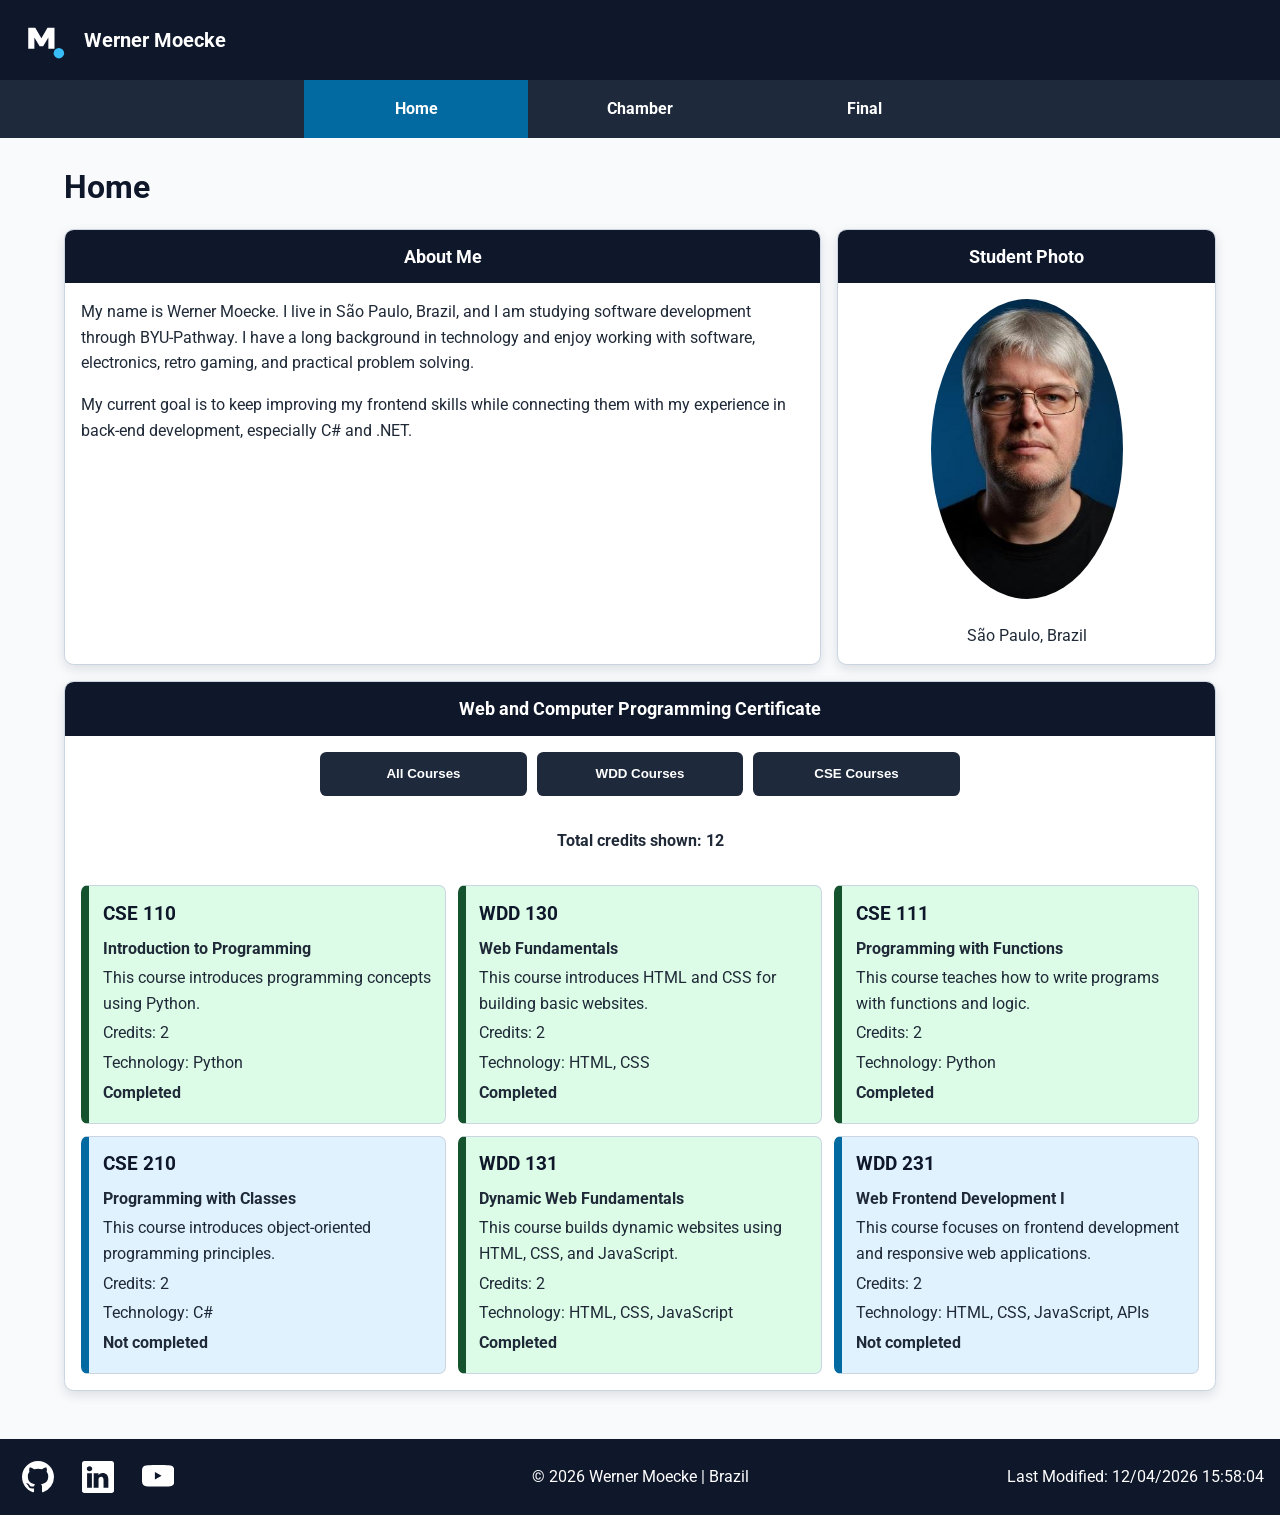
<file: index.html>
<!DOCTYPE html>
<html lang="en">

<head>
    <meta charset="UTF-8">
    <meta name="viewport" content="width=device-width, initial-scale=1.0">
    <title>WDD 231 Course Home Page | Werner Moecke</title>
    <meta name="description"
        content="WDD 231 course home page for Werner Moecke, including personal information, social links, responsive navigation, and certificate course cards.">
    <meta name="author" content="Werner Moecke">

    <link rel="preconnect" href="https://fonts.googleapis.com">
    <link rel="preconnect" href="https://fonts.gstatic.com" crossorigin>
    <link href="https://fonts.googleapis.com/css2?family=Roboto:wght@400;500;700&display=swap" rel="stylesheet">

    <link rel="stylesheet" href="styles/small.css">
    <link rel="stylesheet" href="styles/larger.css">

    <script src="scripts/navigation.js" defer></script>
    <script src="scripts/date.js" defer></script>
    <script src="scripts/course.js" defer></script>
</head>

<body>
    <header>
        <img src="images/logo.svg" alt="Course site logo" width="48" height="48">
        <span>Werner Moecke</span>
        <button id="nav-button" class="hamburger" type="button" aria-label="Open navigation menu"></button>
    </header>

    <nav id="nav-bar" class="navigation">
        <ul>
            <li class="current"><a href="index.html">Home</a></li>
            <li><a href="chamber/index.html">Chamber</a></li>
            <li><a href="final/index.html">Final</a></li>
        </ul>
    </nav>

    <main>
        <h1>Home</h1>

        <div class="home-grid">
            <section class="card about-card">
                <h2>About Me</h2>
                <p>My name is Werner Moecke. I live in São Paulo, Brazil, and I am studying software development through
                    BYU-Pathway. I have a long background in technology and enjoy working with software, electronics,
                    retro gaming, and practical problem solving.</p>
                <p>My current goal is to keep improving my frontend skills while connecting them with my experience in
                    back-end development, especially C# and .NET.</p>
            </section>

            <section class="card photo-card">
                <h2>Student Photo</h2>
                <img class="profile-photo" src="images/profile.jpg" alt="Werner Moecke" width="300" height="300">
                <p>São Paulo, Brazil</p>
            </section>
        </div>

        <section class="card certificate-card">
            <h2>Web and Computer Programming Certificate</h2>
            <div class="course-filters" role="group" aria-label="Course filters">
                <button id="all" type="button">All Courses</button>
                <button id="wdd" type="button">WDD Courses</button>
                <button id="cse" type="button">CSE Courses</button>
            </div>
            <p id="credits-total" class="credits-total" aria-live="polite"></p>
            <div id="course-cards" class="course-cards"></div>
        </section>
    </main>

    <footer>
        <div class="social">
            <a href="https://github.com/wmoecke" target="_blank" rel="noopener">
                <img src="images/github.svg" alt="GitHub profile" width="32" height="32">
            </a>
            <a href="https://www.linkedin.com/in/wernermoecke/" target="_blank" rel="noopener">
                <img src="images/linkedin.svg" alt="LinkedIn profile" width="32" height="32">
            </a>
            <a href="https://www.youtube.com/" target="_blank" rel="noopener">
                <img src="images/youtube.svg" alt="YouTube" width="32" height="32">
            </a>
        </div>
        <p>&copy; <span id="currentyear"></span> Werner Moecke | Brazil</p>
        <p id="lastModified"></p>
    </footer>
</body>

</html>
</file>
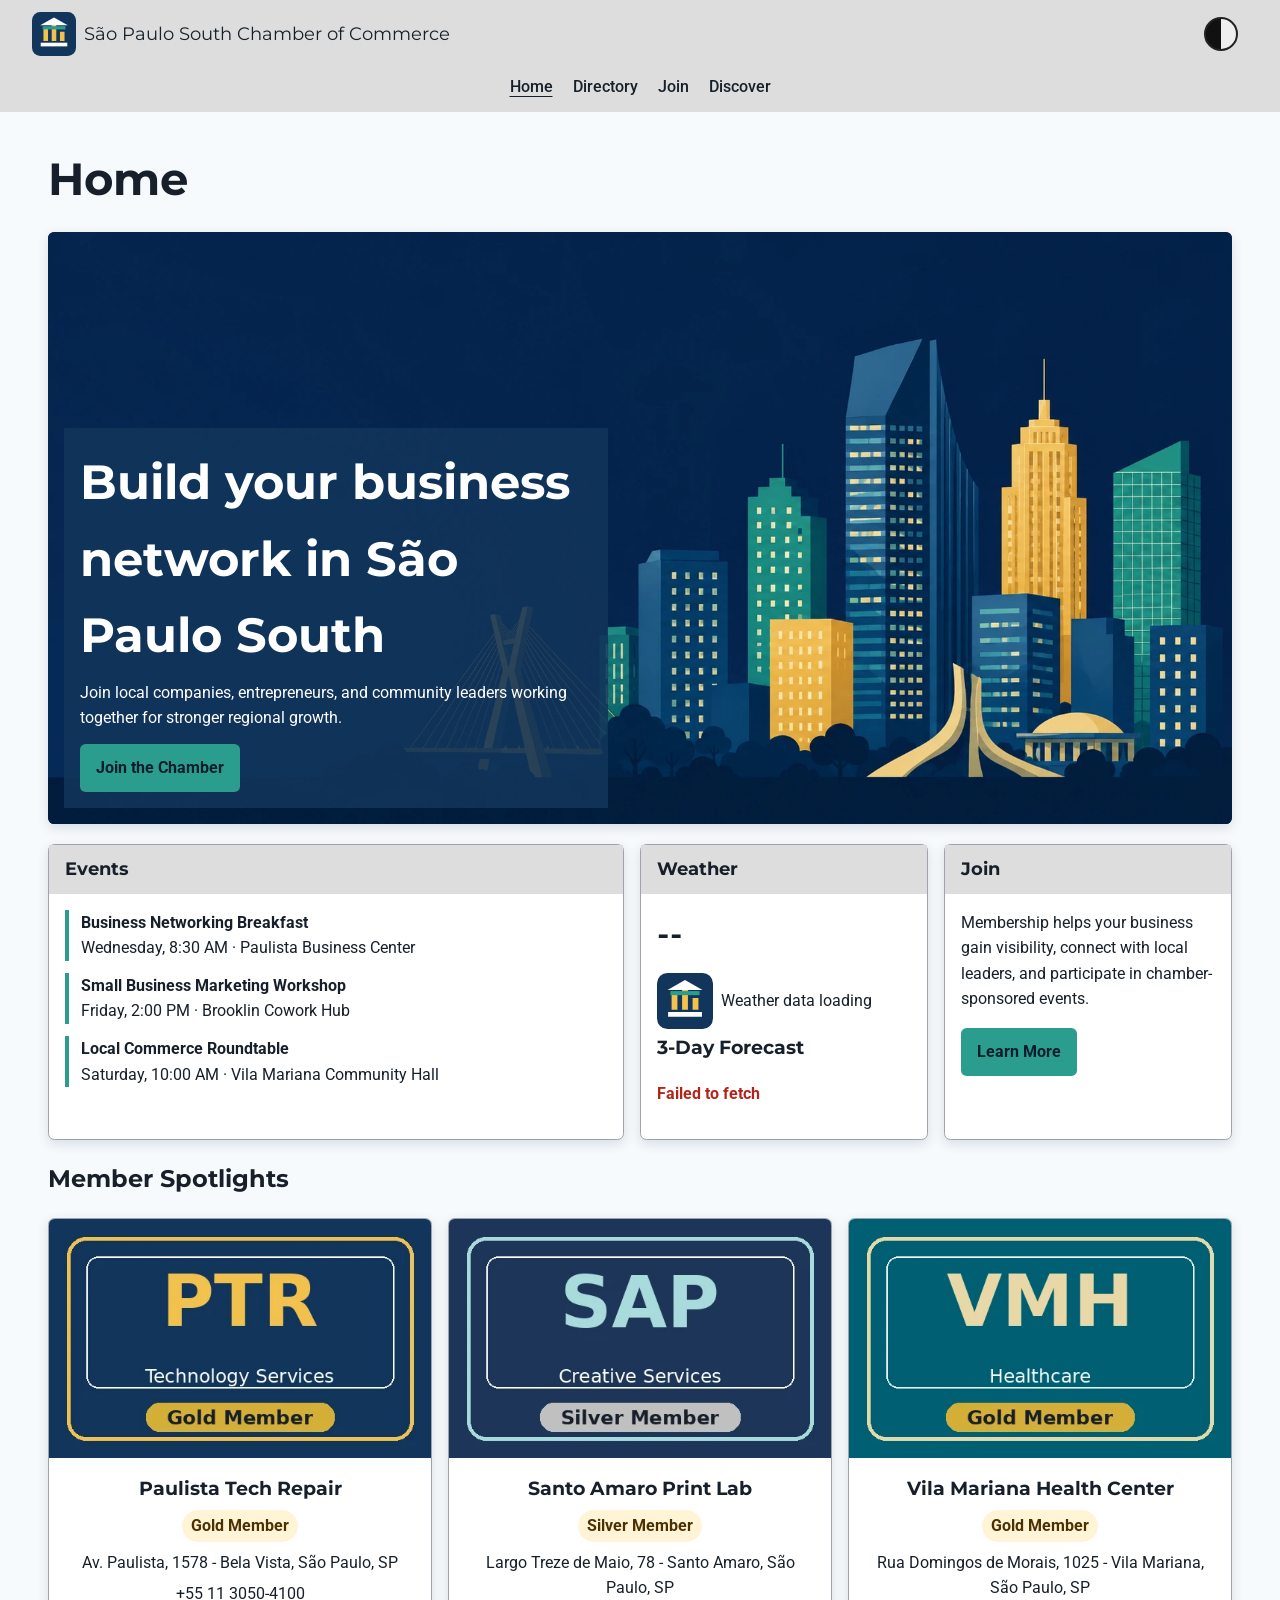
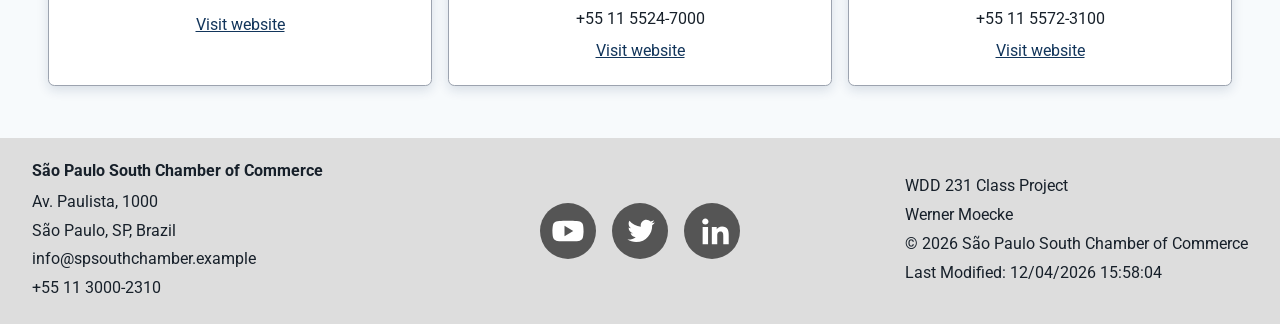
<file: chamber/index.html>
<!DOCTYPE html>
<html lang="en">

<head>
    <meta charset="UTF-8">
    <meta name="viewport" content="width=device-width, initial-scale=1.0">
    <title>São Paulo South Chamber of Commerce</title>
    <meta name="description"
        content="Home page for the São Paulo South Chamber of Commerce, featuring local events, weather, calls to action, and member spotlights.">
    <meta name="author" content="Werner Moecke">
    <link rel="icon" href="images/favicon.svg" type="image/svg+xml">
    <link rel="preconnect" href="https://fonts.googleapis.com">
    <link rel="preconnect" href="https://fonts.gstatic.com" crossorigin>
    <link
        href="https://fonts.googleapis.com/css2?family=Montserrat:wght@600;700&family=Roboto:wght@400;500;700&display=swap"
        rel="stylesheet">
    <link rel="stylesheet" href="styles/normalize.css">
    <link rel="stylesheet" href="styles/small.css">
    <link rel="stylesheet" href="styles/larger.css">
    <script src="scripts/navigation.js" defer></script>
    <script src="scripts/dates.js" defer></script>
    <meta property="og:title" content="São Paulo South Chamber of Commerce">
    <meta property="og:description" content="Connect with businesses, events, and resources in São Paulo South.">
    <meta property="og:image" content="https://wmoecke.github.io/wdd231/chamber/images/og-image.webp">
    <meta property="og:url" content="https://wmoecke.github.io/wdd231/chamber/index.html">
    <script src="scripts/home.js" defer></script>
</head>

<body>
    <header>
        <a class="brand" href="index.html">
            <img src="images/logo.svg" alt="São Paulo South Chamber of Commerce logo" width="64" height="64">
            <span>São Paulo South Chamber of Commerce</span>
        </a>

        <button id="theme-button" class="theme-button" type="button" aria-label="Toggle dark mode"></button>

        <button id="menu-button" class="menu-button" type="button" aria-label="Open navigation menu"
            aria-expanded="false" aria-controls="primary-navigation"></button>
    </header>

    <nav id="primary-navigation" class="navigation">
        <ul>
            <li class="current"><a href="index.html">Home</a></li>
            <li><a href="directory.html">Directory</a></li>
            <li><a href="join.html">Join</a></li>
            <li><a href="discover.html">Discover</a></li>
        </ul>
    </nav>

    <main>
        <h1>Home</h1>

        <section class="home-hero" aria-label="São Paulo South Chamber welcome">
            <img src="images/hero-sao-paulo.webp" alt="Stylized São Paulo business skyline" width="1400" height="700">
            <div class="hero-text">
                <h2>Build your business network in São Paulo South</h2>
                <p>Join local companies, entrepreneurs, and community leaders working together for stronger regional
                    growth.</p>
                <a class="cta-button" href="join.html">Join the Chamber</a>
            </div>
        </section>

        <div class="home-grid">
            <section class="panel events" aria-labelledby="events-title">
                <h2 id="events-title">Events</h2>
                <div class="panel-content">
                    <ul class="event-list">
                        <li>
                            <strong>Business Networking Breakfast</strong><br>
                            Wednesday, 8:30 AM · Paulista Business Center
                        </li>
                        <li>
                            <strong>Small Business Marketing Workshop</strong><br>
                            Friday, 2:00 PM · Brooklin Cowork Hub
                        </li>
                        <li>
                            <strong>Local Commerce Roundtable</strong><br>
                            Saturday, 10:00 AM · Vila Mariana Community Hall
                        </li>
                    </ul>
                </div>
            </section>

            <section class="panel weather" aria-labelledby="weather-title">
                <h2 id="weather-title">Weather</h2>
                <div class="panel-content">
                    <div class="weather-current">
                        <p class="temperature" id="current-temp">--</p>
                        <figure>
                            <img id="weather-icon" src="images/logo.svg" alt="" width="56" height="56">
                            <figcaption id="weather-description">Weather data loading</figcaption>
                        </figure>
                    </div>
                    <h3>3-Day Forecast</h3>
                    <ul id="forecast-list" class="forecast-list"></ul>
                    <p id="weather-message" class="weather-message"></p>
                </div>
            </section>

            <section class="panel join-panel" aria-labelledby="join-title">
                <h2 id="join-title">Join</h2>
                <div class="panel-content">
                    <p>Membership helps your business gain visibility, connect with local leaders, and participate in
                        chamber-sponsored events.</p>
                    <a class="cta-button" href="join.html">Learn More</a>
                </div>
            </section>
        </div>

        <section class="spotlights" aria-labelledby="spotlights-title">
            <h2 id="spotlights-title">Member Spotlights</h2>
            <div id="spotlights-container" class="spotlight-grid" aria-live="polite"></div>
        </section>
    </main>

    <footer>
        <div class="footer-contact">
            <h2>São Paulo South Chamber of Commerce</h2>
            <p>Av. Paulista, 1000</p>
            <p>São Paulo, SP, Brazil</p>
            <p>info@spsouthchamber.example</p>
            <p>+55 11 3000-2310</p>
        </div>

        <div class="social">
            <a href="https://www.youtube.com/" target="_blank" rel="noopener">
                <img src="images/youtube.svg" alt="YouTube" width="56" height="56">
            </a>
            <a href="https://twitter.com/" target="_blank" rel="noopener">
                <img src="images/twitter.svg" alt="Twitter" width="56" height="56">
            </a>
            <a href="https://www.linkedin.com/in/wernermoecke" target="_blank" rel="noopener">
                <img src="images/linkedin.svg" alt="LinkedIn" width="56" height="56">
            </a>
        </div>

        <div class="footer-info">
            <p>WDD 231 Class Project</p>
            <p>Werner Moecke</p>
            <p>&copy; <span id="current-year"></span> São Paulo South Chamber of Commerce</p>
            <p id="last-modified"></p>
        </div>
    </footer>
</body>

</html>
</file>
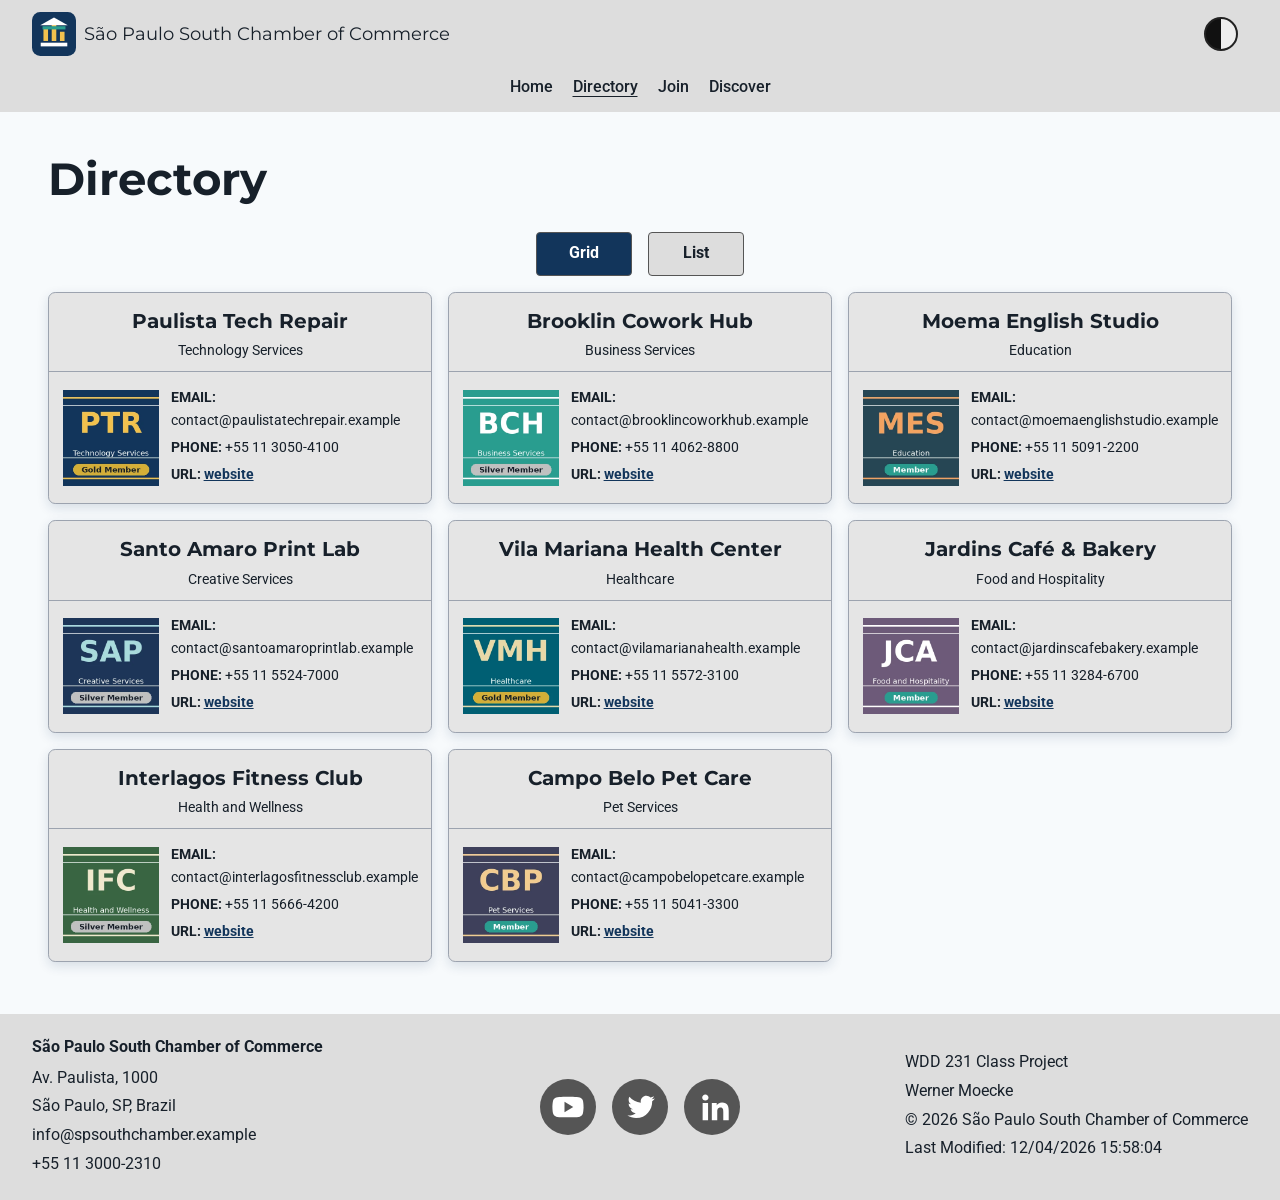
<file: chamber/directory.html>
<!DOCTYPE html>
<html lang="en">

<head>
    <meta charset="UTF-8">
    <meta name="viewport" content="width=device-width, initial-scale=1.0">
    <title>Directory | São Paulo South Chamber of Commerce</title>
    <meta name="description"
        content="Business directory for the São Paulo South Chamber of Commerce, featuring local companies and organizations in São Paulo, Brazil.">
    <meta name="author" content="Werner Moecke">
    <link rel="icon" href="images/favicon.svg" type="image/svg+xml">
    <link rel="preconnect" href="https://fonts.googleapis.com">
    <link rel="preconnect" href="https://fonts.gstatic.com" crossorigin>
    <link
        href="https://fonts.googleapis.com/css2?family=Montserrat:wght@600;700&family=Roboto:wght@400;500;700&display=swap"
        rel="stylesheet">
    <link rel="stylesheet" href="styles/normalize.css">
    <link rel="stylesheet" href="styles/small.css">
    <link rel="stylesheet" href="styles/larger.css">
    <script src="scripts/navigation.js" defer></script>
    <script src="scripts/dates.js" defer></script>
    <meta property="og:title" content="São Paulo South Chamber of Commerce Directory">
    <meta property="og:description"
        content="Explore local businesses and organizations that are members of the São Paulo South Chamber of Commerce.">
    <meta property="og:image" content="https://wmoecke.github.io/wdd231/chamber/images/og-image.webp">
    <meta property="og:url" content="https://wmoecke.github.io/wdd231/chamber/directory.html">
    <script src="scripts/directory.js" defer></script>
</head>

<body>
    <header>
        <a class="brand" href="index.html">
            <img src="images/logo.svg" alt="São Paulo South Chamber of Commerce logo" width="64" height="64">
            <span>São Paulo South Chamber of Commerce</span>
        </a>

        <button id="theme-button" class="theme-button" type="button" aria-label="Toggle dark mode"></button>

        <button id="menu-button" class="menu-button" type="button" aria-label="Open navigation menu"
            aria-expanded="false" aria-controls="primary-navigation"></button>
    </header>

    <nav id="primary-navigation" class="navigation">
        <ul>
            <li><a href="index.html">Home</a></li>
            <li class="current"><a href="directory.html">Directory</a></li>
            <li><a href="join.html">Join</a></li>
            <li><a href="discover.html">Discover</a></li>
        </ul>
    </nav>

    <main>
        <h1>Directory</h1>

        <section class="directory-section" aria-labelledby="directory-title">
            <div class="view-toggle" role="group" aria-label="Directory view options">
                <button id="grid-view" class="active" type="button" aria-pressed="true">Grid</button>
                <button id="list-view" type="button" aria-pressed="false">List</button>
            </div>

            <h2 id="directory-title" class="visually-hidden">Business Directory</h2>

            <div id="members-container" class="members-grid" aria-live="polite"></div>
        </section>
    </main>

    <footer>
        <div class="footer-contact">
            <h2>São Paulo South Chamber of Commerce</h2>
            <p>Av. Paulista, 1000</p>
            <p>São Paulo, SP, Brazil</p>
            <p>info@spsouthchamber.example</p>
            <p>+55 11 3000-2310</p>
        </div>

        <div class="social">
            <a href="https://www.youtube.com/" target="_blank" rel="noopener">
                <img src="images/youtube.svg" alt="YouTube" width="56" height="56">
            </a>
            <a href="https://twitter.com/" target="_blank" rel="noopener">
                <img src="images/twitter.svg" alt="Twitter" width="56" height="56">
            </a>
            <a href="https://www.linkedin.com/in/wernermoecke" target="_blank" rel="noopener">
                <img src="images/linkedin.svg" alt="LinkedIn" width="56" height="56">
            </a>
        </div>

        <div class="footer-info">
            <p>WDD 231 Class Project</p>
            <p>Werner Moecke</p>
            <p>&copy; <span id="current-year"></span> São Paulo South Chamber of Commerce</p>
            <p id="last-modified"></p>
        </div>
    </footer>
</body>

</html>
</file>
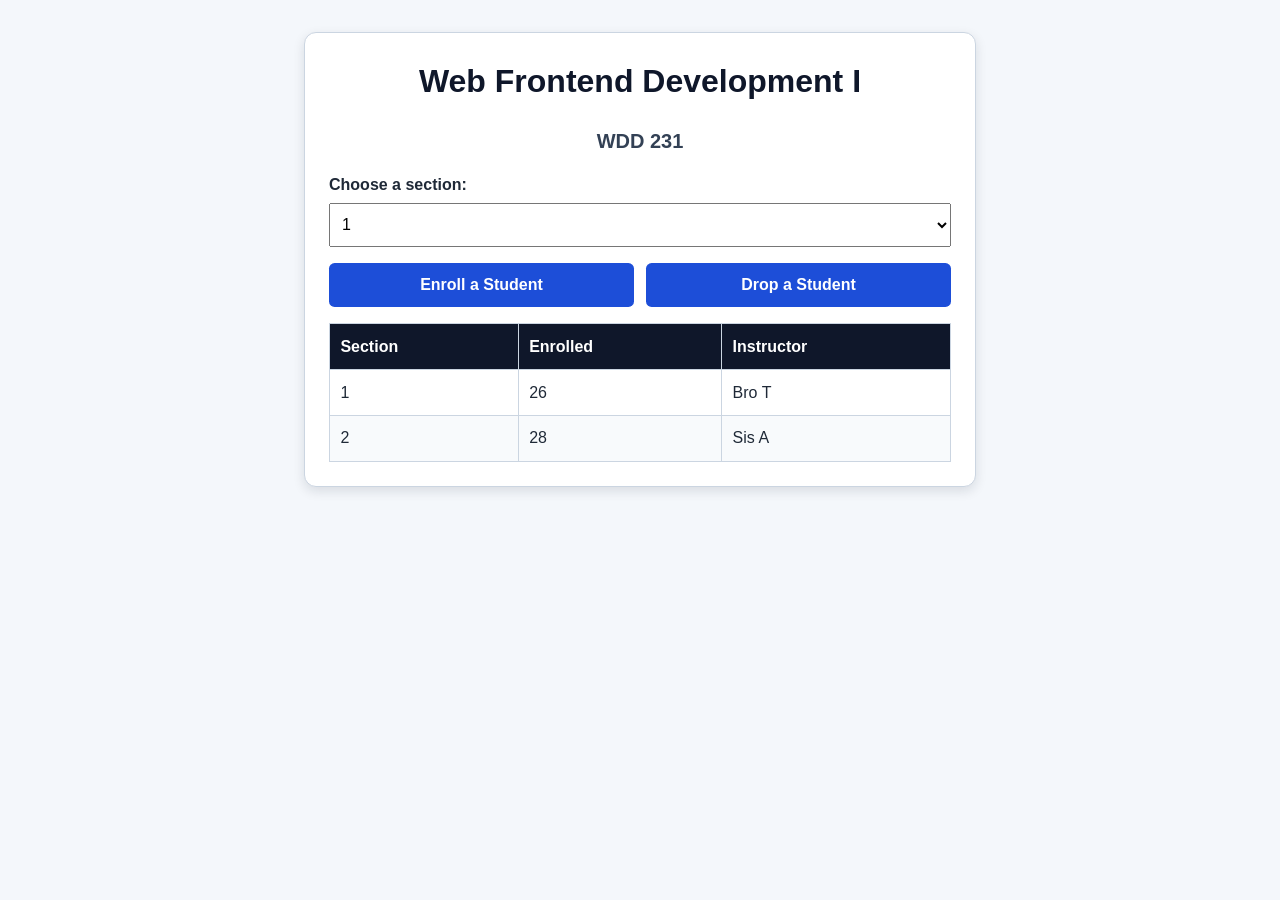
<file: week3/modules.html>
<!DOCTYPE html>
<html lang="en">
<head>
    <meta charset="UTF-8">
    <meta name="viewport" content="width=device-width, initial-scale=1.0">
    <title>JavaScript ES Modules | WDD 231</title>
    <meta name="description" content="WDD 231 Week 03 practice activity using JavaScript ES modules to organize course and section enrollment code.">
    <meta name="author" content="Werner Moecke">
    <link rel="stylesheet" href="styles/modules.css">
    <script type="module" src="scripts/modules.mjs"></script>
</head>
<body>
    <main>
        <h1 id="courseName"></h1>
        <h2 id="courseCode"></h2>

        <label for="sectionNumber">Choose a section:</label>
        <select id="sectionNumber"></select>

        <div class="buttons">
            <button id="enrollStudent" type="button">Enroll a Student</button>
            <button id="dropStudent" type="button">Drop a Student</button>
        </div>

        <table>
            <thead>
                <tr>
                    <th>Section</th>
                    <th>Enrolled</th>
                    <th>Instructor</th>
                </tr>
            </thead>
            <tbody id="sections"></tbody>
        </table>
    </main>
</body>
</html>
</file>
<file: styles/small.css>
:root {
    --primary: #0f172a;
    --secondary: #1e293b;
    --accent: #0369a1;
    --accent-light: #e0f2fe;
    --completed: #14532d;
    --completed-bg: #dcfce7;
    --surface: #ffffff;
    --page: #f8fafc;
    --text: #1f2937;
    --border: #cbd5e1;
    --shadow: 0 0.25rem 0.75rem rgb(15 23 42 / 12%);
}

* {
    box-sizing: border-box;
}

body {
    min-width: 320px;
    margin: 0;
    background-color: var(--page);
    color: var(--text);
    font-family: "Roboto", Arial, sans-serif;
    line-height: 1.6;
}

header {
    display: grid;
    grid-template-columns: 48px auto 48px;
    align-items: center;
    gap: 0.75rem;
    padding: 0.75rem 1rem;
    background-color: var(--primary);
    color: white;
}

header img {
    width: 48px;
    height: 48px;
}

header span {
    font-size: 1.25rem;
    font-weight: 700;
}

.hamburger {
    width: 48px;
    height: 48px;
    border: 0;
    background: none;
    color: white;
    cursor: pointer;
    font-size: 2rem;
}

.hamburger::before {
    content: "\2630";
}

.hamburger.show::before {
    content: "\00D7";
}

.navigation {
    display: none;
    background-color: var(--secondary);
}

.navigation.show {
    display: block;
}

.navigation ul {
    margin: 0;
    padding: 0;
    list-style: none;
}

.navigation a {
    display: block;
    min-height: 44px;
    padding: 0.9rem 1rem;
    color: white;
    font-weight: 700;
    text-align: center;
    text-decoration: none;
}

.navigation a:hover,
.navigation a:focus,
.navigation .current a {
    background-color: var(--accent);
}

main {
    width: min(72rem, calc(100% - 2rem));
    margin: 0 auto;
    padding: 1rem 0 2rem;
}

h1 {
    margin: 0.5rem 0 1rem;
    color: var(--primary);
    font-size: 2rem;
}

h2 {
    margin: 0;
    padding: 0.75rem 1rem;
    background-color: var(--primary);
    color: white;
    font-size: 1.15rem;
    text-align: center;
}

.card {
    overflow: hidden;
    margin-bottom: 1rem;
    border: 1px solid var(--border);
    border-radius: 0.6rem;
    background-color: var(--surface);
    box-shadow: var(--shadow);
}

.card p {
    margin: 1rem;
}

.photo-card {
    text-align: center;
}

.profile-photo {
    width: min(12rem, 70%);
    aspect-ratio: 1 / 1;
    margin: 1rem auto 0;
    border-radius: 50%;
    object-fit: cover;
}

.course-filters {
    display: grid;
    gap: 0.6rem;
    padding: 1rem;
}

.course-filters button {
    min-height: 44px;
    border: 0;
    border-radius: 0.4rem;
    background-color: var(--secondary);
    color: white;
    cursor: pointer;
    font-weight: 700;
}

.course-filters button:hover,
.course-filters button:focus {
    background-color: var(--accent);
}

.credits-total {
    font-weight: 700;
    text-align: center;
}

.course-cards {
    display: grid;
    gap: 0.75rem;
    padding: 1rem;
}

.course-card {
    border: 1px solid var(--border);
    border-left: 0.5rem solid var(--accent);
    border-radius: 0.45rem;
    padding: 0.85rem;
    background-color: var(--accent-light);
}

.course-card.completed {
    border-left-color: var(--completed);
    background-color: var(--completed-bg);
}

.course-card h3 {
    margin: 0 0 0.35rem;
    color: var(--primary);
}

.course-card p {
    margin: 0.25rem 0;
}

.course-card .status {
    font-weight: 700;
}

footer {
    padding: 1rem;
    background-color: var(--primary);
    color: white;
    text-align: center;
}

footer p {
    margin: 0.4rem 0;
}

.social {
    display: flex;
    justify-content: center;
    gap: 1rem;
    margin-bottom: 0.75rem;
}

.social a {
    display: flex;
    width: 44px;
    height: 44px;
    align-items: center;
    justify-content: center;
    border-radius: 50%;
}

.social a:hover,
.social a:focus {
    background-color: var(--accent);
}

.social img {
    width: 32px;
    height: 32px;
}
</file>
<file: styles/larger.css>
@media screen and (min-width: 700px) {
    header {
        grid-template-columns: 56px auto;
    }

    header img {
        width: 56px;
        height: 56px;
    }

    .hamburger {
        display: none;
    }

    .navigation {
        display: block;
    }

    .navigation ul {
        display: flex;
        justify-content: center;
    }

    .navigation li {
        flex: 1 1 auto;
        max-width: 14rem;
    }

    .navigation a {
        padding: 1rem 1.5rem;
    }

    .home-grid {
        display: grid;
        grid-template-columns: 2fr 1fr;
        gap: 1rem;
    }

    .course-filters {
        grid-template-columns: repeat(3, 1fr);
        max-width: 42rem;
        margin: 0 auto;
    }

    .course-cards {
        grid-template-columns: repeat(3, 1fr);
    }

    footer {
        display: grid;
        grid-template-columns: 1fr auto 1fr;
        align-items: center;
        gap: 1rem;
    }

    footer .social {
        justify-content: flex-start;
        margin-bottom: 0;
    }

    footer p:last-child {
        text-align: right;
    }
}
</file>
<file: chamber/styles/small.css>
/* São Paulo South Chamber of Commerce - small view */

:root {
    --primary: #12355b;
    --secondary: #2a9d8f;
    --accent: #8a5a00;
    --accent-light: #fff4d6;
    --background: #f7fafc;
    --surface: #ffffff;
    --card-background: #e5e5e5;
    --text: #17202a;
    --muted: #5f6c7b;
    --border: #9ca3af;
    --white: #ffffff;
    --black: #000000;
    --danger: #b42318;
    --danger-light: #fee4e2;
    --shadow: 0 0.25rem 0.75rem rgb(18 53 91 / 14%);
}

* {
    box-sizing: border-box;
}

body {
    min-width: 320px;
    background-color: var(--background);
    color: var(--text);
    font-family: "Roboto", Arial, sans-serif;
    line-height: 1.6;
}

img {
    display: block;
    max-width: 100%;
    height: auto;
}

h1,
h2,
h3,
.brand span {
    font-family: "Montserrat", Arial, sans-serif;
}

h1,
h2,
h3,
p {
    margin-top: 0;
}

a {
    color: var(--primary);
}

a:hover,
a:focus {
    color: var(--secondary);
}

/* Header */

header {
    display: grid;
    grid-template-columns: auto 44px 48px;
    align-items: center;
    gap: 0.5rem;
    padding: 0.75rem 1rem;
    background-color: #dddddd;
    color: var(--text);
}

.brand {
    display: flex;
    align-items: center;
    gap: 0.5rem;
    color: var(--text);
    text-decoration: none;
}

.brand img {
    width: 44px;
    height: 44px;
}

.brand span {
    font-size: 1.1rem;
    line-height: 1.15;
}

.theme-button {
    width: 34px;
    height: 34px;
    border: 2px solid #222222;
    border-radius: 50%;
    background: linear-gradient(90deg, #111111 50%, #eeeeee 50%);
    cursor: pointer;
}

.menu-button {
    width: 48px;
    height: 48px;
    border: 0;
    background: none;
    color: var(--text);
    cursor: pointer;
    font-size: 2.2rem;
}

.menu-button::before {
    content: "\2630";
}

.menu-button.open::before {
    content: "\00d7";
}

/* Navigation */

.navigation {
    display: none;
    background-color: #dddddd;
}

.navigation.open {
    display: block;
}

.navigation ul {
    margin: 0;
    padding: 0;
    list-style: none;
}

.navigation a {
    display: block;
    min-height: 44px;
    padding: 0.9rem 1rem;
    color: var(--text);
    font-weight: 500;
    text-align: center;
    text-decoration: none;
}

.navigation a:hover,
.navigation a:focus {
    background-color: #c9c9c9;
}

.navigation .current a {
    text-decoration: underline;
    text-underline-offset: 0.25rem;
}

/* Main */

main {
    width: min(74rem, calc(100% - 2rem));
    margin-inline: auto;
    padding-block: 1rem 2rem;
}

main h1 {
    margin: 0.5rem 0 1rem;
    color: var(--text);
    font-size: clamp(2rem, 6vw, 2.8rem);
}

section {
    margin-bottom: 1.25rem;
}

.home-hero {
    position: relative;
    overflow: hidden;
    border-radius: 0.4rem;
    background-color: var(--primary);
    box-shadow: var(--shadow);
}

.home-hero img {
    width: 100%;
    min-height: 18rem;
    object-fit: cover;
}

.hero-text {
    position: absolute;
    inset: auto auto 1rem 1rem;
    max-width: 34rem;
    padding: 1rem;
    background-color: rgb(18 53 91 / 88%);
    color: var(--white);
}

.hero-text h2 {
    margin-bottom: 0.35rem;
    font-size: clamp(1.5rem, 6vw, 3rem);
}

.hero-text p {
    margin-bottom: 0.8rem;
}

.cta-button {
    display: inline-block;
    min-height: 44px;
    border-radius: 0.35rem;
    background-color: var(--secondary);
    color: #071d2f;
    font-weight: 700;
    padding: 0.7rem 1rem;
    text-decoration: none;
}

.cta-button:hover,
.cta-button:focus {
    background-color: #f2c14e;
    color: #17202a;
}

.home-grid {
    display: grid;
    gap: 1rem;
}

.panel,
.spotlight-card {
    border: 1px solid var(--border);
    border-radius: 0.4rem;
    background-color: var(--surface);
    box-shadow: var(--shadow);
}

.panel h2 {
    margin-bottom: 0;
    padding: 0.65rem 1rem;
    background-color: #dddddd;
    color: var(--text);
    font-size: 1.1rem;
}

.panel-content {
    padding: 1rem;
}

.event-list {
    display: grid;
    gap: 0.75rem;
    margin: 0;
    padding: 0;
    list-style: none;
}

.event-list li {
    border-left: 0.3rem solid var(--secondary);
    padding-left: 0.75rem;
}

.weather-current {
    display: grid;
    gap: 0.25rem;
    justify-items: start;
}

.weather-current figure {
    display: flex;
    align-items: center;
    gap: 0.5rem;
    margin: 0.25rem 0;
}

.weather-current img {
    width: 56px;
    height: 56px;
}

.temperature {
    font-size: 2rem;
    font-weight: 700;
    margin-bottom: 0.25rem;
}

.forecast-list {
    display: grid;
    gap: 0.35rem;
    margin: 0.75rem 0 0;
    padding-left: 1.2rem;
}

.weather-message {
    color: #b42318;
    font-weight: 700;
}

.weather-message:empty {
    display: none;
}

.spotlight-grid {
    display: grid;
    gap: 1rem;
}

.spotlight-card {
    overflow: hidden;
    text-align: center;
}

.spotlight-card img {
    width: 100%;
    aspect-ratio: 16 / 10;
    object-fit: cover;
}

.spotlight-card-content {
    padding: 1rem;
}

.spotlight-card h3 {
    margin-bottom: 0.35rem;
}

.spotlight-card p {
    margin-bottom: 0.35rem;
}

.membership {
    display: inline-block;
    margin-bottom: 0.5rem;
    border-radius: 999px;
    background-color: var(--accent-light);
    color: #4b3000;
    font-weight: 700;
    padding: 0.2rem 0.55rem;
}

/* Directory page */

.directory-section {
    margin-top: 0;
}

.visually-hidden {
    position: absolute;
    width: 1px;
    height: 1px;
    overflow: hidden;
    clip-path: inset(50%);
    white-space: nowrap;
}

.view-toggle {
    display: flex;
    justify-content: center;
    gap: 1rem;
    margin-bottom: 1rem;
}

.view-toggle button {
    min-width: 6rem;
    min-height: 44px;
    border: 1px solid #555555;
    border-radius: 0.25rem;
    background-color: #dddddd;
    color: var(--text);
    cursor: pointer;
    font-weight: 700;
}

.view-toggle button.active,
.view-toggle button:hover,
.view-toggle button:focus {
    background-color: var(--primary);
    color: var(--white);
}

.members-grid {
    display: grid;
    gap: 1rem;
}

.member-card {
    overflow: hidden;
    border: 1px solid var(--border);
    border-radius: 0.45rem;
    background-color: var(--card-background);
    box-shadow: var(--shadow);
}

.member-heading {
    padding: 0.75rem 1rem 0.55rem;
    border-bottom: 1px solid var(--border);
    text-align: center;
}

.member-heading h3 {
    margin-bottom: 0.15rem;
    color: var(--text);
    font-size: 1.25rem;
}

.member-category {
    margin-bottom: 0;
    color: var(--text);
    font-size: 0.9rem;
}

.member-body {
    display: grid;
    grid-template-columns: 6rem 1fr;
    gap: 0.75rem;
    align-items: center;
    padding: 0.85rem;
}

.member-card img {
    width: 6rem;
    aspect-ratio: 1 / 1;
    object-fit: cover;
}

.member-content {
    min-width: 0;
}

.member-content p {
    margin-bottom: 0.25rem;
    font-size: 0.9rem;
}

.member-content a {
    overflow-wrap: anywhere;
    font-weight: 700;
}

.member-level,
.description,
.address {
    display: none;
}

.members-list {
    display: grid;
    gap: 0.6rem;
}

.members-list .member-card {
    border-radius: 0.35rem;
    background-color: var(--surface);
}

.members-list .member-heading {
    padding: 0.6rem 0.75rem;
    text-align: left;
}

.members-list .member-heading h3 {
    font-size: 1.05rem;
}

.members-list .member-category {
    display: none;
}

.members-list .member-body {
    display: grid;
    grid-template-columns: 1fr;
    padding: 0.75rem;
}

.members-list .member-card img {
    display: none;
}

.members-list .member-content {
    display: grid;
    gap: 0.25rem;
}

.members-list .member-content p {
    margin-bottom: 0;
}

.error-message {
    padding: 1rem;
    border-left: 6px solid var(--danger);
    background-color: var(--danger-light);
}

/* Footer */

footer {
    display: grid;
    gap: 1.25rem;
    padding: 1.25rem 1rem;
    background-color: #dddddd;
    color: var(--text);
    text-align: left;
}

footer h2 {
    margin-bottom: 0.35rem;
    font-family: "Roboto", Arial, sans-serif;
    font-size: 1rem;
    font-weight: 700;
}

footer p {
    margin-bottom: 0.2rem;
}

.social {
    display: flex;
    justify-content: center;
    gap: 1rem;
}

.social a {
    display: grid;
    width: 56px;
    height: 56px;
    place-items: center;
    border-radius: 50%;
    background-color: #555555;
}

.social a:hover,
.social a:focus {
    background-color: var(--primary);
}

.social img {
    width: 56px;
    height: 56px;
}

.footer-info {
    text-align: left;
}

body.dark {
    --background: #17202a;
    --surface: #1f2937;
    --card-background: #243447;
    --text: #f8fafc;
    --muted: #d1d5db;
}

body.dark header,
body.dark .navigation,
body.dark footer {
    background-color: #111827;
    color: #f8fafc;
}

body.dark .brand,
body.dark .navigation a {
    color: #f8fafc;
}

body.dark .view-toggle button,
body.dark .panel h2 {
    background-color: #374151;
    color: #f8fafc;
}

body.dark .member-card,
body.dark .panel,
body.dark .spotlight-card {
    background-color: #243447;
}

body.dark .navigation a:hover,
body.dark .navigation a:focus {
    background-color: #374151;
}

@media (max-width: 380px) {
    .brand span {
        font-size: 1rem;
    }

    .member-body {
        grid-template-columns: 1fr;
        text-align: center;
    }

    .member-card img {
        margin-inline: auto;
    }
}
</file>
<file: chamber/styles/larger.css>
/* São Paulo South Chamber of Commerce - larger views */

@media screen and (min-width: 700px) {
    header {
        grid-template-columns: auto auto 44px;
        justify-items: initial;
        padding: 0.75rem 2rem;
    }

    .brand img {
        width: 44px;
        height: 44px;
    }

    .brand span {
        font-size: 1.1rem;
    }

    .menu-button {
        display: none;
    }

    .theme-button {
        grid-column: 3;
    }

    .navigation {
        display: block;
        background-color: #dddddd;
    }

    .navigation ul {
        display: flex;
        justify-content: center;
        gap: 1.25rem;
    }

    .navigation li {
        flex: 0 0 auto;
        max-width: none;
    }

    .navigation a {
        padding: 0.35rem 0;
    }

    main h1 {
        margin-top: 1rem;
    }

    .home-grid {
        grid-template-columns: 2fr 1fr 1fr;
    }

    .spotlight-grid {
        grid-template-columns: repeat(3, minmax(0, 1fr));
    }

    .members-grid {
        grid-template-columns: repeat(2, minmax(0, 1fr));
    }

    .members-list .member-card {
        display: grid;
        grid-template-columns: minmax(12rem, 1.2fr) minmax(0, 2fr);
        align-items: center;
    }

    .members-list .member-heading {
        border-right: 1px solid var(--border);
        border-bottom: 0;
    }

    .members-list .member-body {
        padding: 0.75rem 1rem;
    }

    .members-list .member-content {
        grid-template-columns: minmax(9rem, 1fr) minmax(9rem, 1fr) minmax(8rem, 0.75fr);
        align-items: center;
    }

    footer {
        grid-template-columns: repeat(3, 1fr);
        align-items: center;
        padding-inline: 2rem;
        text-align: left;
    }

    .footer-contact {
        justify-self: start;
    }

    .social {
        justify-self: center;
        justify-content: center;
    }

    .footer-info {
        justify-self: end;
        text-align: left;
    }
}

@media screen and (min-width: 1040px) {
    .members-grid {
        grid-template-columns: repeat(3, minmax(0, 1fr));
    }
}
</file>
<file: week3/styles/modules.css>
* {
    box-sizing: border-box;
}

body {
    margin: 0;
    background-color: #f4f7fb;
    color: #1f2937;
    font-family: Arial, Helvetica, sans-serif;
    line-height: 1.5;
}

main {
    width: min(42rem, calc(100% - 2rem));
    margin: 2rem auto;
    padding: 1.5rem;
    border: 1px solid #cbd5e1;
    border-radius: 0.75rem;
    background-color: #ffffff;
    box-shadow: 0 0.25rem 0.75rem rgb(15 23 42 / 12%);
}

h1,
h2 {
    margin-top: 0;
    text-align: center;
}

h1 {
    color: #0f172a;
}

h2 {
    color: #334155;
    font-size: 1.25rem;
}

label {
    display: block;
    margin-top: 1rem;
    margin-bottom: 0.35rem;
    font-weight: 700;
}

select,
button {
    min-height: 44px;
    font: inherit;
}

select {
    width: 100%;
    padding: 0.5rem;
}

.buttons {
    display: grid;
    gap: 0.75rem;
    margin: 1rem 0;
}

button {
    border: 0;
    border-radius: 0.35rem;
    background-color: #1d4ed8;
    color: #ffffff;
    cursor: pointer;
    font-weight: 700;
    padding: 0.65rem 1rem;
}

button:hover,
button:focus {
    background-color: #1e40af;
}

table {
    width: 100%;
    border-collapse: collapse;
    margin-top: 1rem;
}

caption {
    caption-side: bottom;
    padding-top: 0.5rem;
}

th,
td {
    border: 1px solid #cbd5e1;
    padding: 0.65rem;
    text-align: left;
}

th {
    background-color: #0f172a;
    color: #ffffff;
}

tbody tr:nth-child(even) {
    background-color: #f8fafc;
}

@media screen and (min-width: 38rem) {
    .buttons {
        grid-template-columns: 1fr 1fr;
    }
}
</file>
